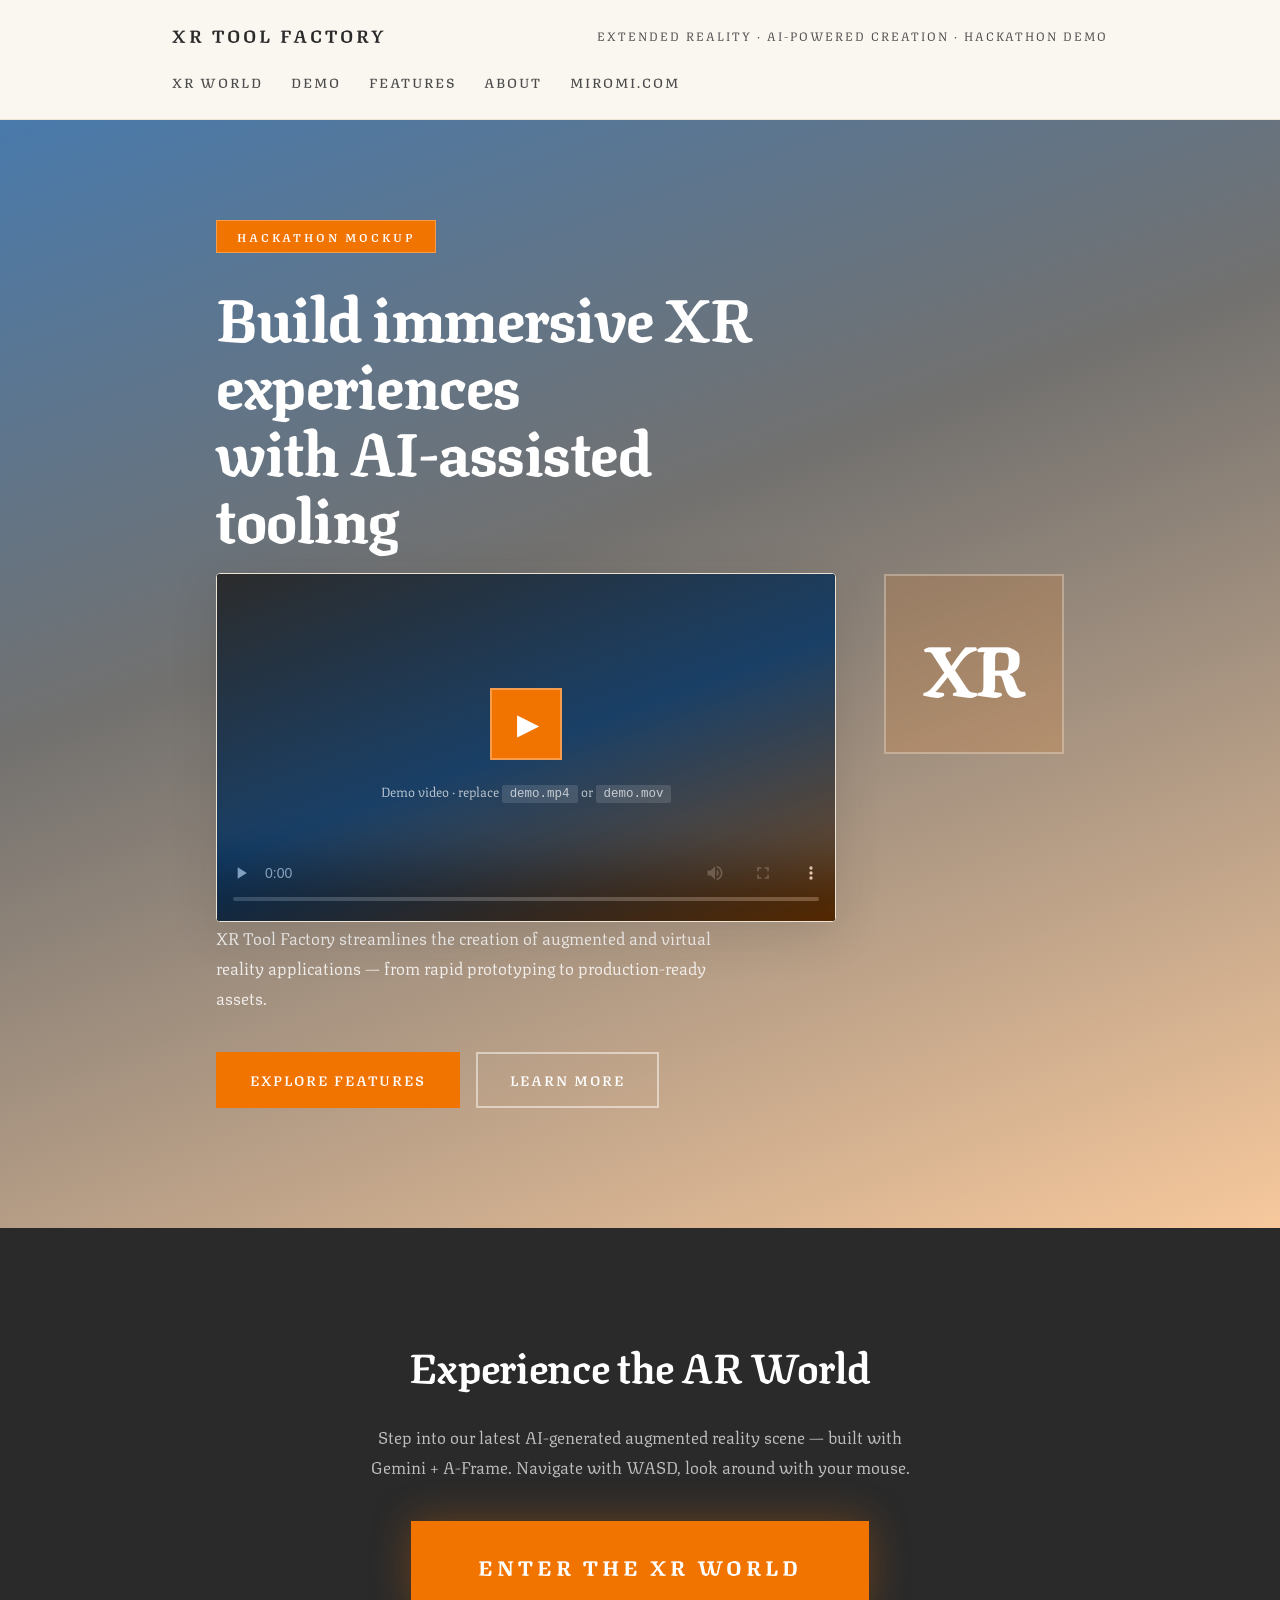
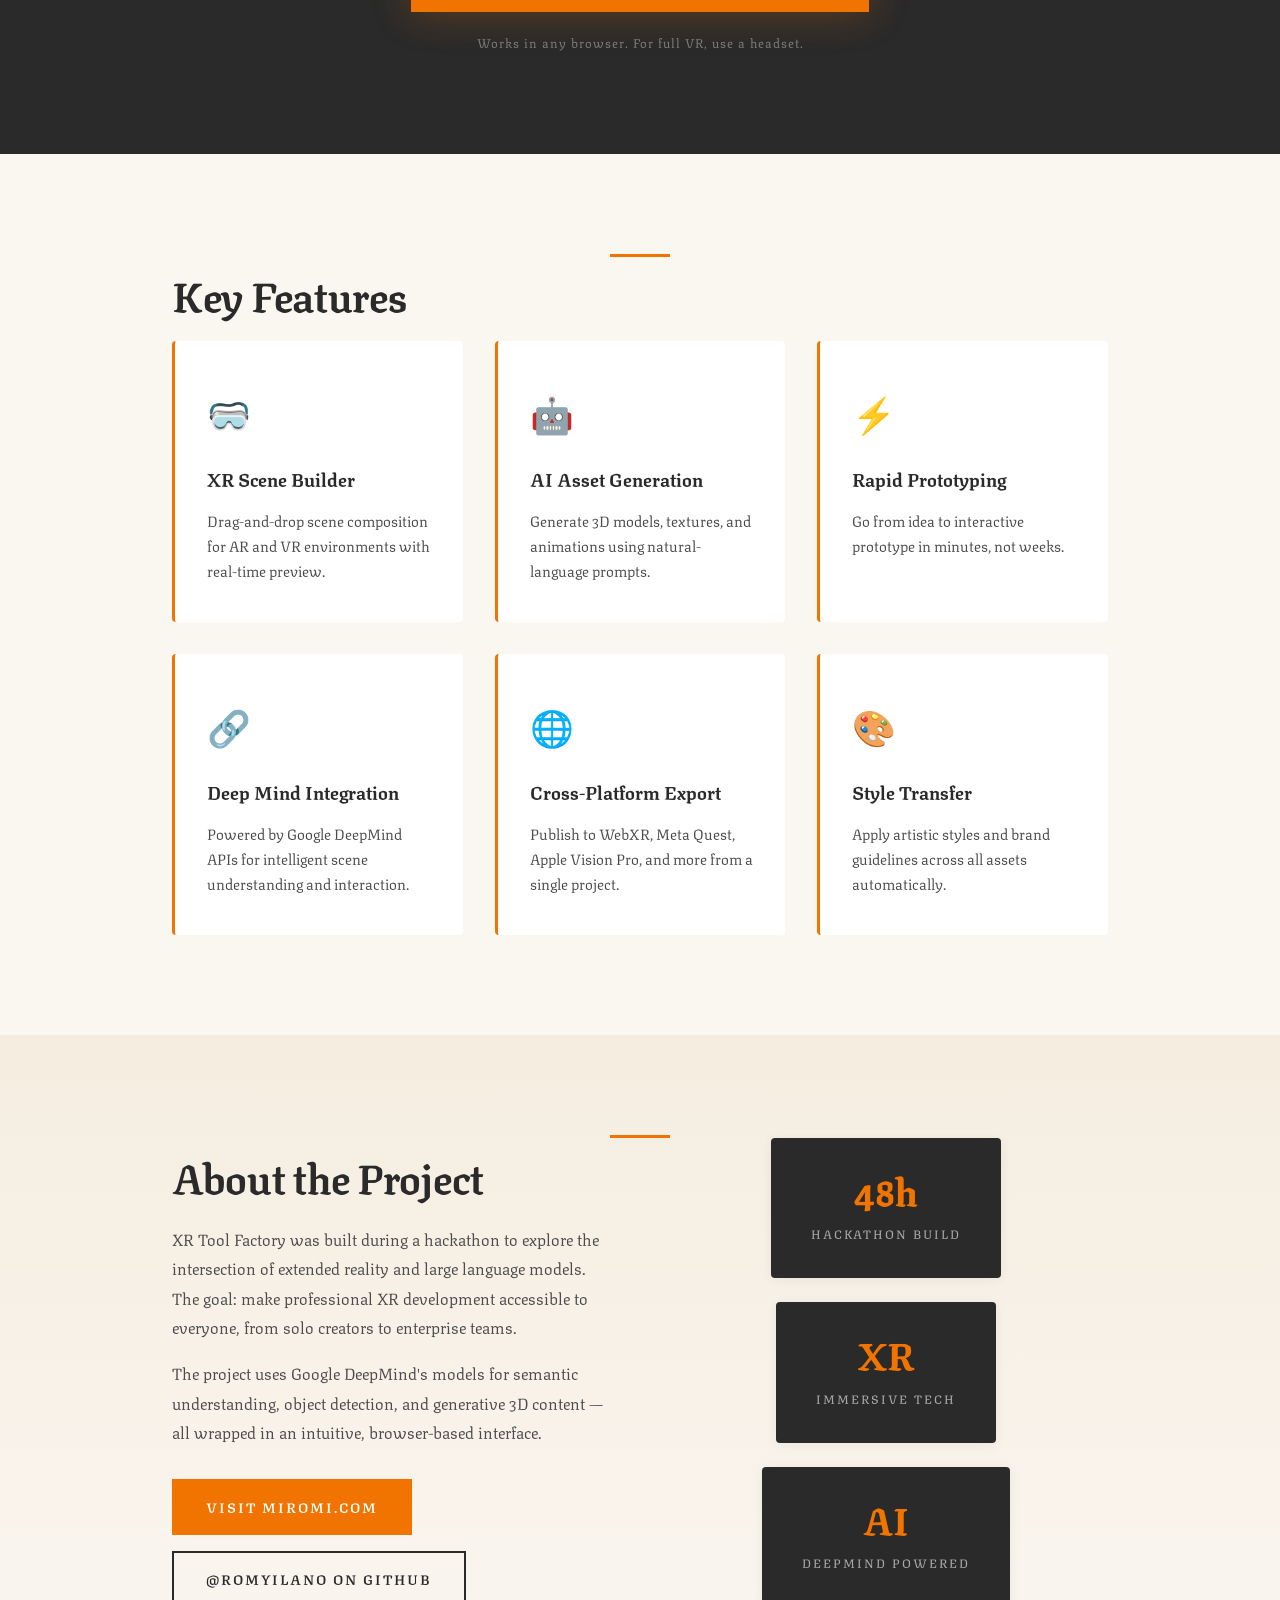
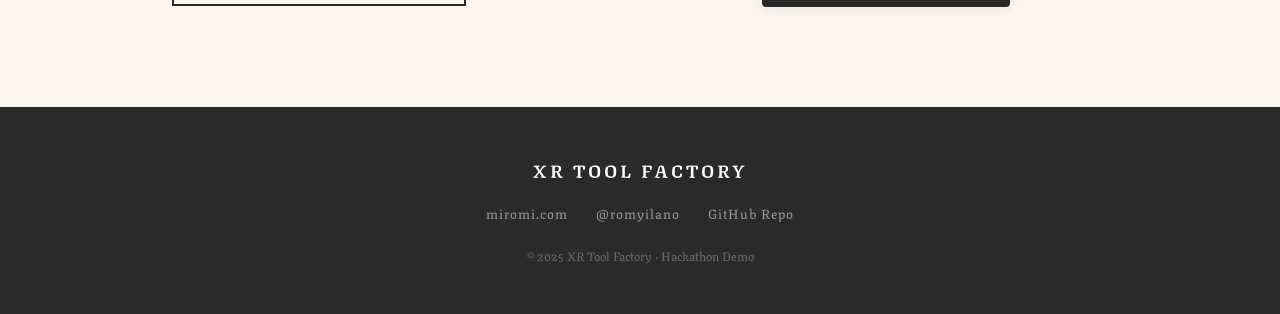
<file: index.html>
<!DOCTYPE html>
<html lang="en">
<head>
  <meta charset="UTF-8" />
  <meta name="viewport" content="width=device-width, initial-scale=1.0" />
  <title>XR Tool Factory</title>
  <link rel="preconnect" href="https://fonts.googleapis.com" />
  <link rel="preconnect" href="https://fonts.gstatic.com" crossorigin />
  <link href="https://fonts.googleapis.com/css2?family=Texturina:ital,opsz,wght@0,12..72,100..900;1,12..72,100..900&display=swap" rel="stylesheet" />
  <link rel="stylesheet" href="styles.css" />
</head>
<body>

  <!-- HEADER -->
  <header class="site-header">
    <div class="header-inner">
      <h1 class="site-title">XR Tool Factory</h1>
      <p class="site-tagline">Extended Reality · AI-Powered Creation · Hackathon Demo</p>
      <nav class="site-nav">
        <a href="#xr-world">XR World</a>
        <a href="#demo">Demo</a>
        <a href="#features">Features</a>
        <a href="#about">About</a>
        <a href="https://www.miromi.com" target="_blank" rel="noopener">miromi.com</a>
      </nav>
    </div>
  </header>

  <!-- HERO with VIDEO DEMO above the fold -->
  <section class="hero" id="demo">
    <div class="hero-content">
      <span class="badge">Hackathon Mockup</span>
      <h2>Build immersive XR experiences<br/>with AI-assisted tooling</h2>

      <div class="video-placeholder hero-video">
        <!-- Replace src with your actual .mov or .mp4 file path -->
        <video
          id="demo-video"
          controls
          poster=""
          preload="none"
        >
          <source src="demo.mp4" type="video/mp4" />
          <source src="demo.mov" type="video/quicktime" />
          <p class="video-fallback">
            Your browser doesn't support HTML5 video.
            <a href="demo.mp4">Download the video</a>.
          </p>
        </video>
        <div class="video-overlay" id="video-overlay">
          <button class="play-btn" id="play-btn" aria-label="Play demo video">
            <span class="play-icon">&#9654;</span>
          </button>
          <p class="video-label">Demo video · replace <code>demo.mp4</code> or <code>demo.mov</code></p>
        </div>
      </div>

      <p class="hero-sub">
        XR Tool Factory streamlines the creation of augmented and virtual reality
        applications — from rapid prototyping to production-ready assets.
      </p>
      <div class="hero-cta">
        <a href="#features" class="btn btn-primary">Explore Features</a>
        <a href="#about" class="btn btn-secondary">Learn More</a>
      </div>
    </div>
    <div class="hero-visual">
      <div class="xr-badge">XR</div>
    </div>
  </section>

  <!-- XR WORLD — live AR scene -->
  <section class="section xr-launch-section" id="xr-world">
    <div class="container xr-launch-container">
      <h2 class="section-title">Experience the AR World</h2>
      <p class="xr-launch-sub">Step into our latest AI-generated augmented reality scene — built with Gemini + A-Frame. Navigate with WASD, look around with your mouse.</p>
  <a href="webxr/index.html" class="btn btn-xr-launch">Enter the XR World</a>
  <p class="xr-launch-hint">Works in any browser. For full VR, use a headset.</p>
  </div>
  </section>

  <!-- FEATURES -->
  <section class="section features-section" id="features">
    <div class="container">
      <h2 class="section-title">Key Features</h2>
      <div class="features-grid">
        <div class="feature-card">
          <div class="feature-icon">🥽</div>
          <h3>XR Scene Builder</h3>
          <p>Drag-and-drop scene composition for AR and VR environments with real-time preview.</p>
        </div>
        <div class="feature-card">
          <div class="feature-icon">🤖</div>
          <h3>AI Asset Generation</h3>
          <p>Generate 3D models, textures, and animations using natural-language prompts.</p>
        </div>
        <div class="feature-card">
          <div class="feature-icon">⚡</div>
          <h3>Rapid Prototyping</h3>
          <p>Go from idea to interactive prototype in minutes, not weeks.</p>
        </div>
        <div class="feature-card">
          <div class="feature-icon">🔗</div>
          <h3>Deep Mind Integration</h3>
          <p>Powered by Google DeepMind APIs for intelligent scene understanding and interaction.</p>
        </div>
        <div class="feature-card">
          <div class="feature-icon">🌐</div>
          <h3>Cross-Platform Export</h3>
          <p>Publish to WebXR, Meta Quest, Apple Vision Pro, and more from a single project.</p>
        </div>
        <div class="feature-card">
          <div class="feature-icon">🎨</div>
          <h3>Style Transfer</h3>
          <p>Apply artistic styles and brand guidelines across all assets automatically.</p>
        </div>
      </div>
    </div>
  </section>

  <!-- ABOUT -->
  <section class="section about-section" id="about">
    <div class="container about-grid">
      <div class="about-text">
        <h2 class="section-title">About the Project</h2>
        <p>
          XR Tool Factory was built during a hackathon to explore the intersection of
          extended reality and large language models. The goal: make professional XR
          development accessible to everyone, from solo creators to enterprise teams.
        </p>
        <p>
          The project uses Google DeepMind's models for semantic understanding,
          object detection, and generative 3D content — all wrapped in an intuitive,
          browser-based interface.
        </p>
        <div class="about-links">
          <a href="https://www.miromi.com" target="_blank" rel="noopener" class="btn btn-primary">
            Visit miromi.com
          </a>
          <a href="https://github.com/romyilano" target="_blank" rel="noopener" class="btn btn-secondary">
            @romyilano on GitHub
          </a>
        </div>
      </div>
      <div class="about-stats">
        <div class="stat">
          <span class="stat-number">48h</span>
          <span class="stat-label">Hackathon Build</span>
        </div>
        <div class="stat">
          <span class="stat-number">XR</span>
          <span class="stat-label">Immersive Tech</span>
        </div>
        <div class="stat">
          <span class="stat-number">AI</span>
          <span class="stat-label">DeepMind Powered</span>
        </div>
      </div>
    </div>
  </section>

  <!-- FOOTER -->
  <footer class="site-footer">
    <div class="container footer-inner">
      <p class="footer-title">XR Tool Factory</p>
      <div class="footer-links">
        <a href="https://www.miromi.com" target="_blank" rel="noopener">miromi.com</a>
        <a href="https://github.com/romyilano" target="_blank" rel="noopener">@romyilano</a>
        <a href="https://github.com/romyilano/VercelHackDeepMind" target="_blank" rel="noopener">GitHub Repo</a>
      </div>
      <p class="footer-copy">&copy; 2025 XR Tool Factory · Hackathon Demo</p>
    </div>
  </footer>

  <script>
    // Video overlay — hide overlay when user clicks play
    const overlay = document.getElementById('video-overlay');
    const playBtn = document.getElementById('play-btn');
    const video   = document.getElementById('demo-video');

    if (playBtn && video && overlay) {
      playBtn.addEventListener('click', () => {
        overlay.style.display = 'none';
        video.play();
      });
      video.addEventListener('pause', () => {
        overlay.style.display = 'flex';
      });
    }
  </script>
</body>
</html>
</file>
<file: styles.css>
/* ============================================================
   XR Tool Factory — Artistic / Squarespace-Inspired Stylesheet
   Soviet Constructivist meets modern light-cream elegance
   ============================================================ */

/* CSS Custom Properties */
:root {
  --steel-azure:    #054a91;
  --steel-blue:     #3e7cb1;
  --wisteria-blue:  #81a4cd;
  --alice-blue:     #dbe4ee;
  --harvest-orange: #f17300;

  /* Cream-dominant palette */
  --cream:          #faf6f0;
  --cream-warm:     #f5ede0;
  --cream-dark:     #ece3d4;
  --charcoal:       #2a2a2a;
  --charcoal-light: #4a4a4a;

  --font-display: "Texturina", serif;
  --font-body:    "Texturina", serif;
  --font-mono:    'Courier New', Courier, monospace;

  --radius-sm: 2px;
  --radius-md: 4px;
  --radius-lg: 8px;

  --shadow-sm: 0 2px 12px rgba(42, 42, 42, 0.06);
  --shadow-md: 0 6px 32px rgba(42, 42, 42, 0.10);
  --shadow-lg: 0 12px 48px rgba(42, 42, 42, 0.14);

  --transition: 0.3s ease;
}

/* ---- Reset ---- */
*, *::before, *::after {
  box-sizing: border-box;
  margin: 0;
  padding: 0;
}

html {
  scroll-behavior: smooth;
}

body {
  font-family: var(--font-body);
  font-optical-sizing: auto;
  font-weight: 400;
  background: var(--cream);
  color: var(--charcoal);
  line-height: 1.75;
  -webkit-font-smoothing: antialiased;
}

a {
  color: var(--harvest-orange);
  text-decoration: none;
  transition: color var(--transition);
}

a:hover {
  color: var(--steel-azure);
}

img, video {
  max-width: 100%;
  display: block;
}

/* ---- Layout helpers ---- */
.container {
  width: 100%;
  max-width: 1000px;
  margin: 0 auto;
  padding: 0 32px;
}

/* ============================================================
   HEADER — minimal, light, editorial
   ============================================================ */
.site-header {
  background: var(--cream);
  color: var(--charcoal);
  position: sticky;
  top: 0;
  z-index: 100;
  border-bottom: 1px solid var(--cream-dark);
  backdrop-filter: blur(12px);
  background: rgba(250, 246, 240, 0.92);
}

.header-inner {
  display: flex;
  align-items: center;
  flex-wrap: wrap;
  gap: 16px;
  max-width: 1000px;
  margin: 0 auto;
  padding: 20px 32px;
}

.site-title {
  font-family: var(--font-display);
  font-size: 1.4rem;
  font-weight: 700;
  letter-spacing: 0.5px;
  color: var(--charcoal);
  margin-right: auto;
  text-transform: uppercase;
  letter-spacing: 3px;
  font-size: 1.1rem;
}

.site-tagline {
  font-size: 0.75rem;
  color: var(--charcoal-light);
  display: none;
  font-weight: 300;
  letter-spacing: 2px;
  text-transform: uppercase;
}

@media (min-width: 700px) {
  .site-tagline { display: block; }
}

.site-nav {
  display: flex;
  gap: 28px;
  flex-wrap: wrap;
}

.site-nav a {
  color: var(--charcoal-light);
  font-size: 0.82rem;
  font-weight: 500;
  padding: 4px 0;
  border-bottom: 1px solid transparent;
  transition: border-color var(--transition), color var(--transition);
  text-transform: uppercase;
  letter-spacing: 2px;
}

.site-nav a:hover {
  color: var(--harvest-orange);
  border-color: var(--harvest-orange);
}

/* ============================================================
   HERO — Parallax soviet workers background
   ============================================================ */
.hero {
  position: relative;
  min-height: 90vh;
  display: flex;
  align-items: center;
  justify-content: center;
  gap: 48px;
  flex-wrap: wrap;
  padding: 100px 32px 120px;
  overflow: hidden;
  color: #fff;
}

/* Parallax background — soviet workers / factory */
.hero::before {
  content: '';
  position: absolute;
  inset: -20% 0;
  z-index: 0;
  background:
    url('https://upload.wikimedia.org/wikipedia/commons/thumb/5/5e/Isaak_Brodsky_-_Shock_Workers_from_Dneprostroi_-_Google_Art_Project.jpg/1280px-Isaak_Brodsky_-_Shock_Workers_from_Dneprostroi_-_Google_Art_Project.jpg')
    center center / cover no-repeat fixed;
  filter: sepia(0.3) contrast(1.1) brightness(0.5);
}

/* Gradient overlay for readability */
.hero::after {
  content: '';
  position: absolute;
  inset: 0;
  z-index: 1;
  background: linear-gradient(
    160deg,
    rgba(5, 74, 145, 0.72) 0%,
    rgba(42, 42, 42, 0.65) 40%,
    rgba(241, 115, 0, 0.35) 100%
  );
}

.hero > * {
  position: relative;
  z-index: 2;
}

.hero-content {
  max-width: 620px;
}

.badge {
  display: inline-block;
  background: var(--harvest-orange);
  color: #fff;
  font-family: var(--font-display);
  font-size: 0.7rem;
  font-weight: 600;
  letter-spacing: 3px;
  text-transform: uppercase;
  padding: 6px 20px;
  border-radius: 0;
  margin-bottom: 28px;
  border: 1px solid rgba(255,255,255,0.3);
}

.hero h2 {
  font-family: var(--font-display);
  font-size: clamp(2.2rem, 5vw, 3.8rem);
  font-weight: 800;
  line-height: 1.1;
  margin-bottom: 24px;
  letter-spacing: -0.5px;
}

.hero-sub {
  font-size: 1.05rem;
  color: rgba(255,255,255,0.85);
  margin-bottom: 40px;
  max-width: 500px;
  font-weight: 300;
  line-height: 1.8;
}

.hero-cta {
  display: flex;
  gap: 16px;
  flex-wrap: wrap;
}

/* XR Visual badge */
.hero-visual {
  flex-shrink: 0;
}

.xr-badge {
  width: 180px;
  height: 180px;
  border-radius: 0;
  background: rgba(241, 115, 0, 0.15);
  border: 2px solid rgba(255, 255, 255, 0.3);
  display: flex;
  align-items: center;
  justify-content: center;
  font-family: var(--font-display);
  font-size: 4.5rem;
  font-weight: 900;
  color: #fff;
  letter-spacing: -2px;
  backdrop-filter: blur(8px);
  animation: float 5s ease-in-out infinite;
}

@keyframes float {
  0%, 100% { transform: translateY(0) rotate(0deg);    }
  50%       { transform: translateY(-12px) rotate(1deg); }
}

/* Hero-embedded video */
.hero-video {
  margin: 28px 0 32px;
  max-width: 100%;
  box-shadow: var(--shadow-lg), 0 0 0 1px rgba(255,255,255,0.15);
}

/* Remove the standalone demo section styles since video is in hero now */
.demo-section {
  display: none;
}

/* ============================================================
   BUTTONS — editorial, clean edges
   ============================================================ */
.btn {
  display: inline-block;
  padding: 14px 32px;
  border-radius: 0;
  font-family: var(--font-display);
  font-size: 0.85rem;
  font-weight: 600;
  cursor: pointer;
  letter-spacing: 2px;
  text-transform: uppercase;
  transition: background var(--transition), color var(--transition), transform var(--transition), box-shadow var(--transition);
}

.btn:hover {
  transform: translateY(-2px);
  box-shadow: var(--shadow-md);
}

.btn-primary {
  background: var(--harvest-orange);
  color: #fff;
  border: 2px solid var(--harvest-orange);
}

.btn-primary:hover {
  background: #d96400;
  border-color: #d96400;
  color: #fff;
}

.btn-secondary {
  background: transparent;
  color: #fff;
  border: 2px solid rgba(255, 255, 255, 0.5);
}

.btn-secondary:hover {
  background: rgba(255, 255, 255, 0.1);
  color: #fff;
}

/* ============================================================
   GENERIC SECTION
   ============================================================ */
.section {
  padding: 100px 0;
}

.section-title {
  font-family: var(--font-display);
  font-size: clamp(1.8rem, 3.5vw, 2.6rem);
  font-weight: 700;
  color: var(--charcoal);
  margin-bottom: 12px;
  letter-spacing: -0.3px;
}

.section-sub {
  color: var(--charcoal-light);
  font-size: 1rem;
  margin-bottom: 48px;
  font-weight: 300;
}

/* ============================================================
   DEMO / VIDEO — warm cream background
   ============================================================ */
.demo-section {
  background: var(--cream-warm);
}

.demo-section .section-title,
.demo-section .section-sub {
  text-align: center;
}

.demo-section .section-title {
  color: var(--charcoal);
}

.demo-section .section-sub {
  color: var(--charcoal-light);
}

.video-placeholder {
  position: relative;
  width: 100%;
  max-width: 860px;
  margin: 0 auto;
  border-radius: var(--radius-md);
  overflow: hidden;
  background: var(--charcoal);
  box-shadow: var(--shadow-lg);
  aspect-ratio: 16 / 9;
  border: 1px solid var(--cream-dark);
}

.video-placeholder video {
  width: 100%;
  height: 100%;
  object-fit: cover;
  display: block;
}

/* Overlay shown before video plays */
.video-overlay {
  position: absolute;
  inset: 0;
  background: linear-gradient(
    160deg,
    rgba(42, 42, 42, 0.85) 0%,
    rgba(5, 74, 145, 0.55) 50%,
    rgba(241, 115, 0, 0.35) 100%
  );
  display: flex;
  flex-direction: column;
  align-items: center;
  justify-content: center;
  gap: 20px;
  cursor: pointer;
}

.play-btn {
  width: 72px;
  height: 72px;
  border-radius: 0;
  background: var(--harvest-orange);
  border: 2px solid rgba(255,255,255,0.3);
  cursor: pointer;
  display: flex;
  align-items: center;
  justify-content: center;
  transition: transform var(--transition), box-shadow var(--transition);
}

.play-btn:hover {
  transform: scale(1.08);
  box-shadow: 0 0 40px rgba(241, 115, 0, 0.4);
}

.play-icon {
  font-size: 1.8rem;
  color: #fff;
  margin-left: 4px;
}

.video-label {
  color: rgba(255,255,255,0.7);
  font-size: 0.82rem;
  text-align: center;
  padding: 0 16px;
  font-weight: 300;
}

.video-label code {
  font-family: var(--font-mono);
  background: rgba(255,255,255,0.12);
  padding: 2px 8px;
  border-radius: 2px;
  font-size: 0.78rem;
}

.video-fallback {
  color: rgba(255,255,255,0.7);
  text-align: center;
  padding: 24px;
}

/* ============================================================
   XR WORLD LAUNCH — big call-to-action
   ============================================================ */
.xr-launch-section {
  background: var(--charcoal);
  color: #fff;
  text-align: center;
  padding: 100px 0;
}

.xr-launch-section .section-title {
  color: #fff;
  margin-bottom: 20px;
}

.xr-launch-container {
  display: flex;
  flex-direction: column;
  align-items: center;
}

.xr-launch-sub {
  color: rgba(255, 255, 255, 0.7);
  font-size: 1.05rem;
  font-weight: 300;
  max-width: 560px;
  margin-bottom: 40px;
  line-height: 1.8;
}

.btn-xr-launch {
  display: inline-block;
  padding: 24px 64px;
  font-family: var(--font-display);
  font-size: 1.3rem;
  font-weight: 800;
  letter-spacing: 4px;
  text-transform: uppercase;
  color: #fff;
  background: var(--harvest-orange);
  border: 3px solid var(--harvest-orange);
  border-radius: 0;
  cursor: pointer;
  transition: background var(--transition), transform var(--transition), box-shadow var(--transition);
  box-shadow: 0 0 40px rgba(241, 115, 0, 0.3);
  animation: pulse-glow 2.5s ease-in-out infinite;
}

.btn-xr-launch:hover {
  background: #d96400;
  border-color: #d96400;
  color: #fff;
  transform: translateY(-3px) scale(1.03);
  box-shadow: 0 0 60px rgba(241, 115, 0, 0.5);
}

@keyframes pulse-glow {
  0%, 100% { box-shadow: 0 0 40px rgba(241, 115, 0, 0.3); }
  50%      { box-shadow: 0 0 60px rgba(241, 115, 0, 0.5), 0 0 100px rgba(241, 115, 0, 0.15); }
}

.xr-launch-hint {
  margin-top: 20px;
  font-size: 0.78rem;
  color: rgba(255, 255, 255, 0.4);
  letter-spacing: 1px;
  font-weight: 300;
}

/* ============================================================
   FEATURES — light cream, editorial grid
   ============================================================ */
.features-section {
  background: var(--cream);
}

.features-grid {
  display: grid;
  grid-template-columns: repeat(auto-fill, minmax(280px, 1fr));
  gap: 32px;
}

.feature-card {
  background: #fff;
  border-radius: var(--radius-md);
  padding: 40px 32px;
  transition: transform var(--transition), box-shadow var(--transition);
  border-left: 3px solid var(--harvest-orange);
  border-top: none;
}

.feature-card:hover {
  transform: translateY(-4px);
  box-shadow: var(--shadow-md);
}

.feature-icon {
  font-size: 2.2rem;
  margin-bottom: 20px;
}

.feature-card h3 {
  font-family: var(--font-display);
  font-size: 1.15rem;
  font-weight: 700;
  color: var(--charcoal);
  margin-bottom: 12px;
}

.feature-card p {
  color: var(--charcoal-light);
  font-size: 0.92rem;
  line-height: 1.7;
  font-weight: 300;
}

/* ============================================================
   ABOUT — warm cream gradient
   ============================================================ */
.about-section {
  background: linear-gradient(180deg, var(--cream-warm) 0%, var(--cream) 100%);
}

.about-grid {
  display: grid;
  grid-template-columns: 1fr;
  gap: 48px;
  align-items: center;
}

@media (min-width: 700px) {
  .about-grid {
    grid-template-columns: 1fr 1fr;
  }
}

.about-text p {
  color: var(--charcoal-light);
  margin-bottom: 16px;
  font-size: 1rem;
  line-height: 1.85;
  font-weight: 300;
}

.about-links {
  display: flex;
  gap: 16px;
  flex-wrap: wrap;
  margin-top: 32px;
}

.about-section .btn-primary {
  background: var(--harvest-orange);
  color: #fff;
}

.about-section .btn-secondary {
  color: var(--charcoal);
  border-color: var(--charcoal);
  border-width: 2px;
}

.about-section .btn-secondary:hover {
  background: var(--charcoal);
  color: var(--cream);
}

.about-stats {
  display: flex;
  flex-wrap: wrap;
  gap: 24px;
  justify-content: center;
}

.stat {
  background: var(--charcoal);
  color: #fff;
  border-radius: var(--radius-md);
  padding: 32px 40px;
  text-align: center;
  min-width: 130px;
  box-shadow: var(--shadow-sm);
}

.stat-number {
  display: block;
  font-family: var(--font-display);
  font-size: 2.4rem;
  font-weight: 800;
  line-height: 1;
  color: var(--harvest-orange);
  margin-bottom: 10px;
}

.stat-label {
  font-size: 0.75rem;
  color: rgba(255,255,255,0.6);
  text-transform: uppercase;
  letter-spacing: 2px;
  font-weight: 400;
}

/* ============================================================
   FOOTER — dark, minimal
   ============================================================ */
.site-footer {
  background: var(--charcoal);
  color: rgba(255,255,255,0.6);
  padding: 48px 0;
}

.footer-inner {
  display: flex;
  flex-direction: column;
  align-items: center;
  gap: 16px;
  text-align: center;
}

.footer-title {
  font-family: var(--font-display);
  font-size: 1.1rem;
  font-weight: 700;
  color: #fff;
  text-transform: uppercase;
  letter-spacing: 3px;
}

.footer-links {
  display: flex;
  gap: 28px;
  flex-wrap: wrap;
  justify-content: center;
}

.footer-links a {
  color: rgba(255,255,255,0.5);
  font-size: 0.82rem;
  font-weight: 400;
  letter-spacing: 1px;
  transition: color var(--transition);
}

.footer-links a:hover {
  color: var(--harvest-orange);
}

.footer-copy {
  font-size: 0.75rem;
  color: rgba(255,255,255,0.3);
  margin-top: 4px;
}

/* ============================================================
   Responsive tweaks
   ============================================================ */
@media (max-width: 500px) {
  .hero {
    padding: 80px 20px 100px;
    min-height: 80vh;
  }

  .hero::before {
    background-attachment: scroll; /* fallback for mobile */
  }

  .xr-badge {
    width: 120px;
    height: 120px;
    font-size: 3rem;
  }

  .hero-cta .btn {
    width: 100%;
    text-align: center;
  }

  .section {
    padding: 64px 0;
  }
}

/* ============================================================
   Decorative divider between sections
   ============================================================ */
.demo-section::before,
.features-section::before,
.about-section::before {
  content: '';
  display: block;
  width: 60px;
  height: 3px;
  background: var(--harvest-orange);
  margin: 0 auto 0;
}
</file>
